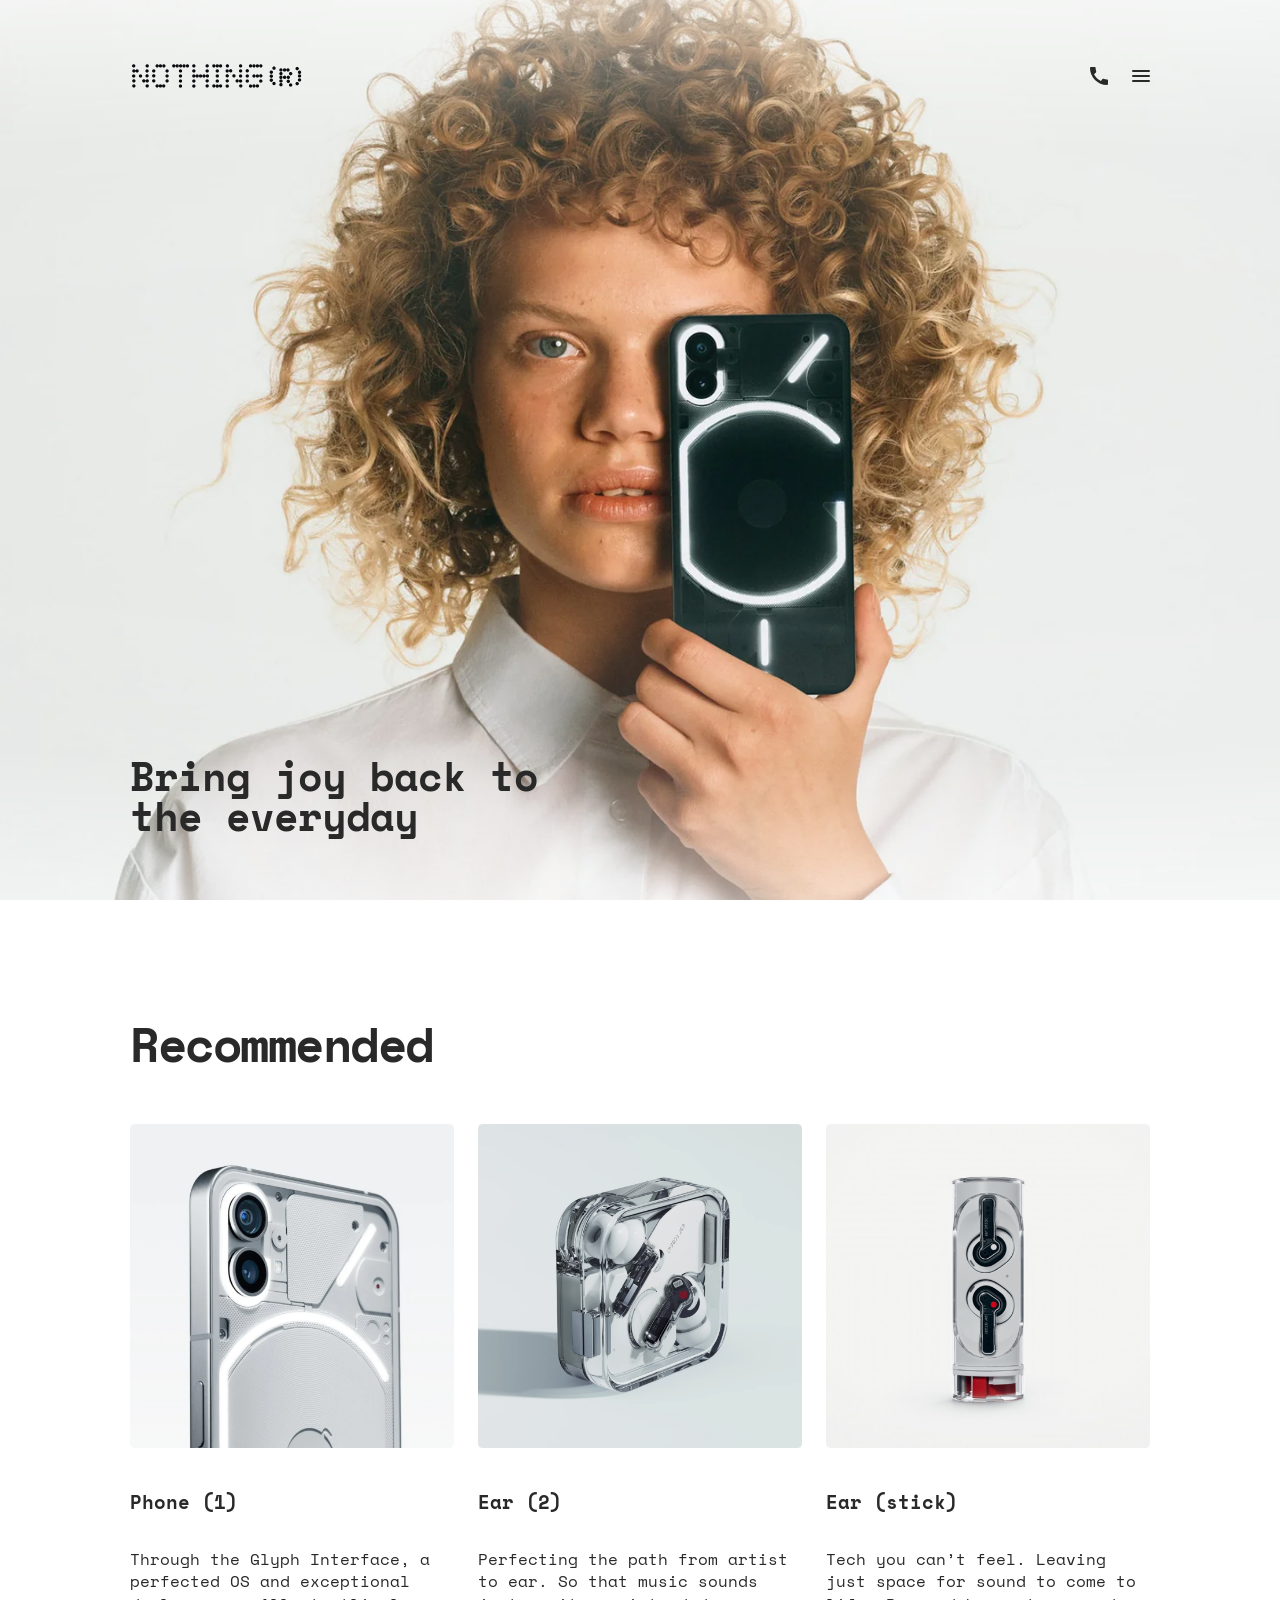
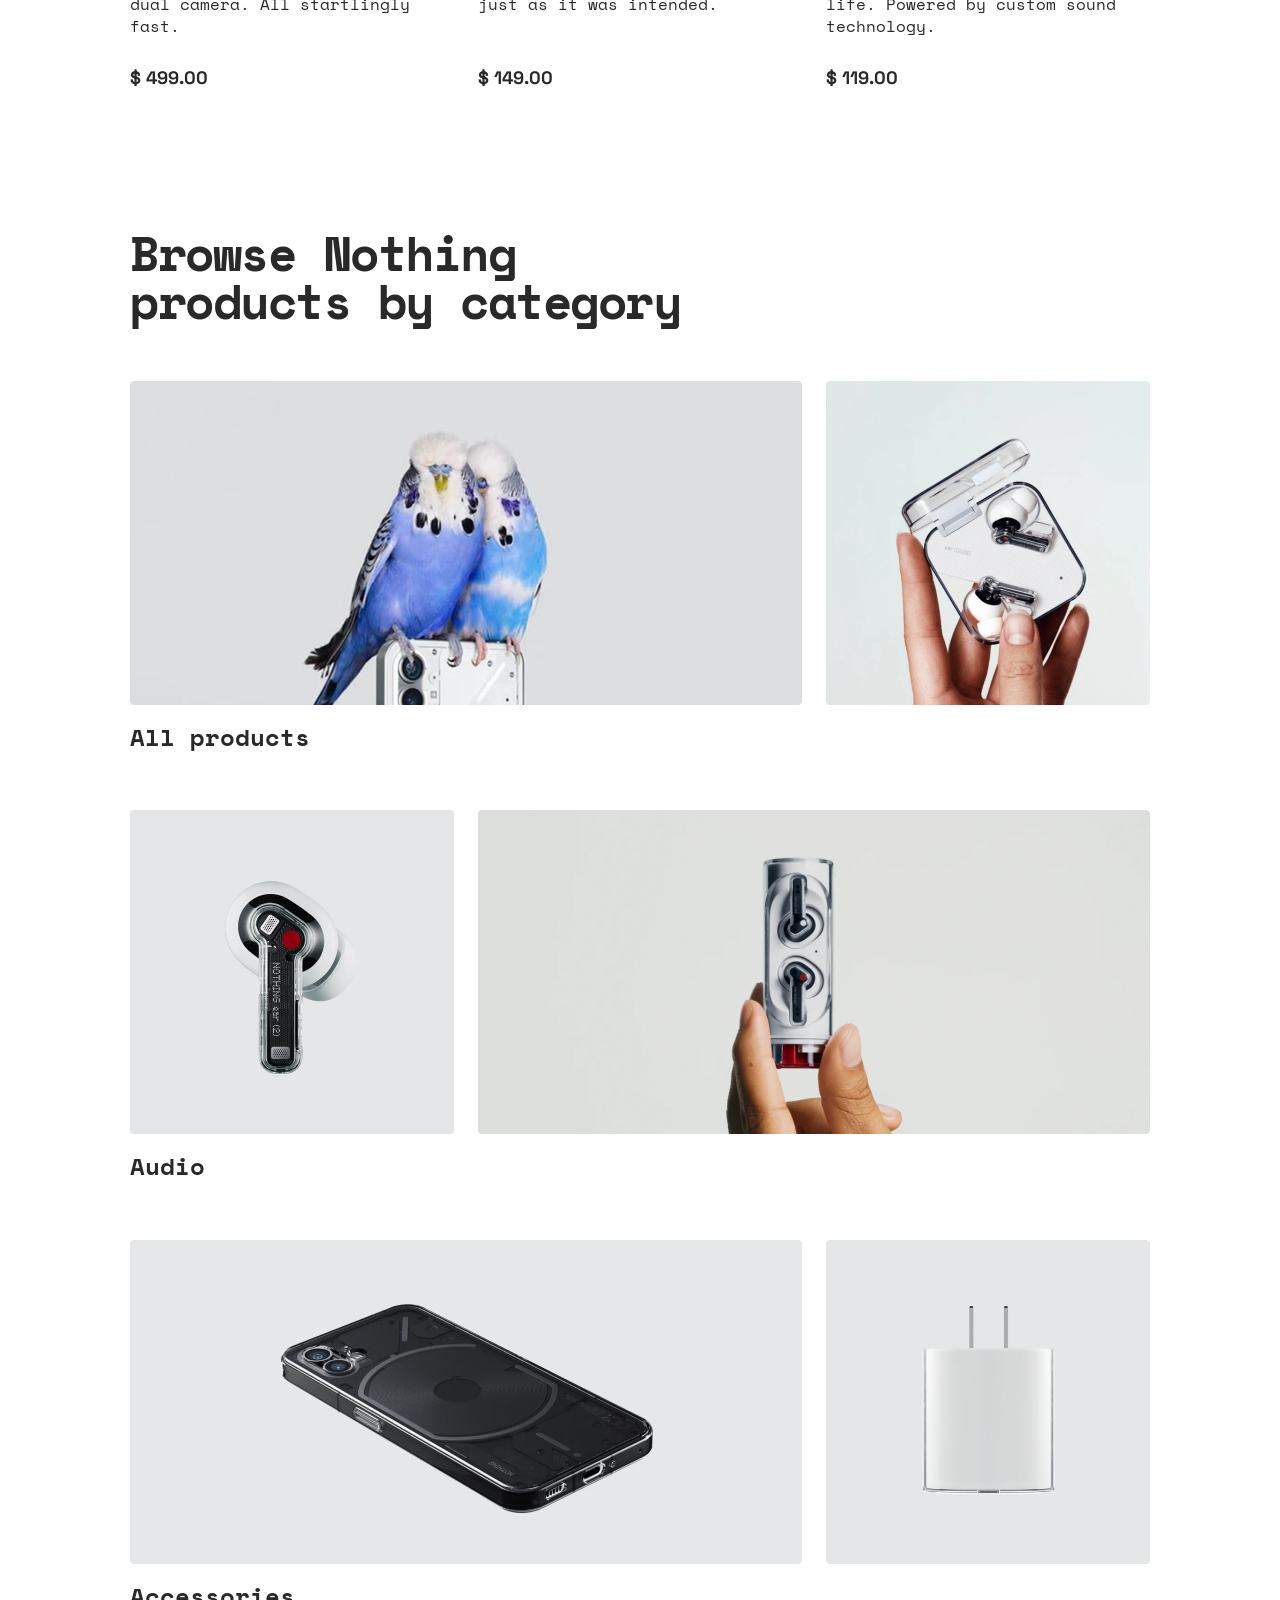
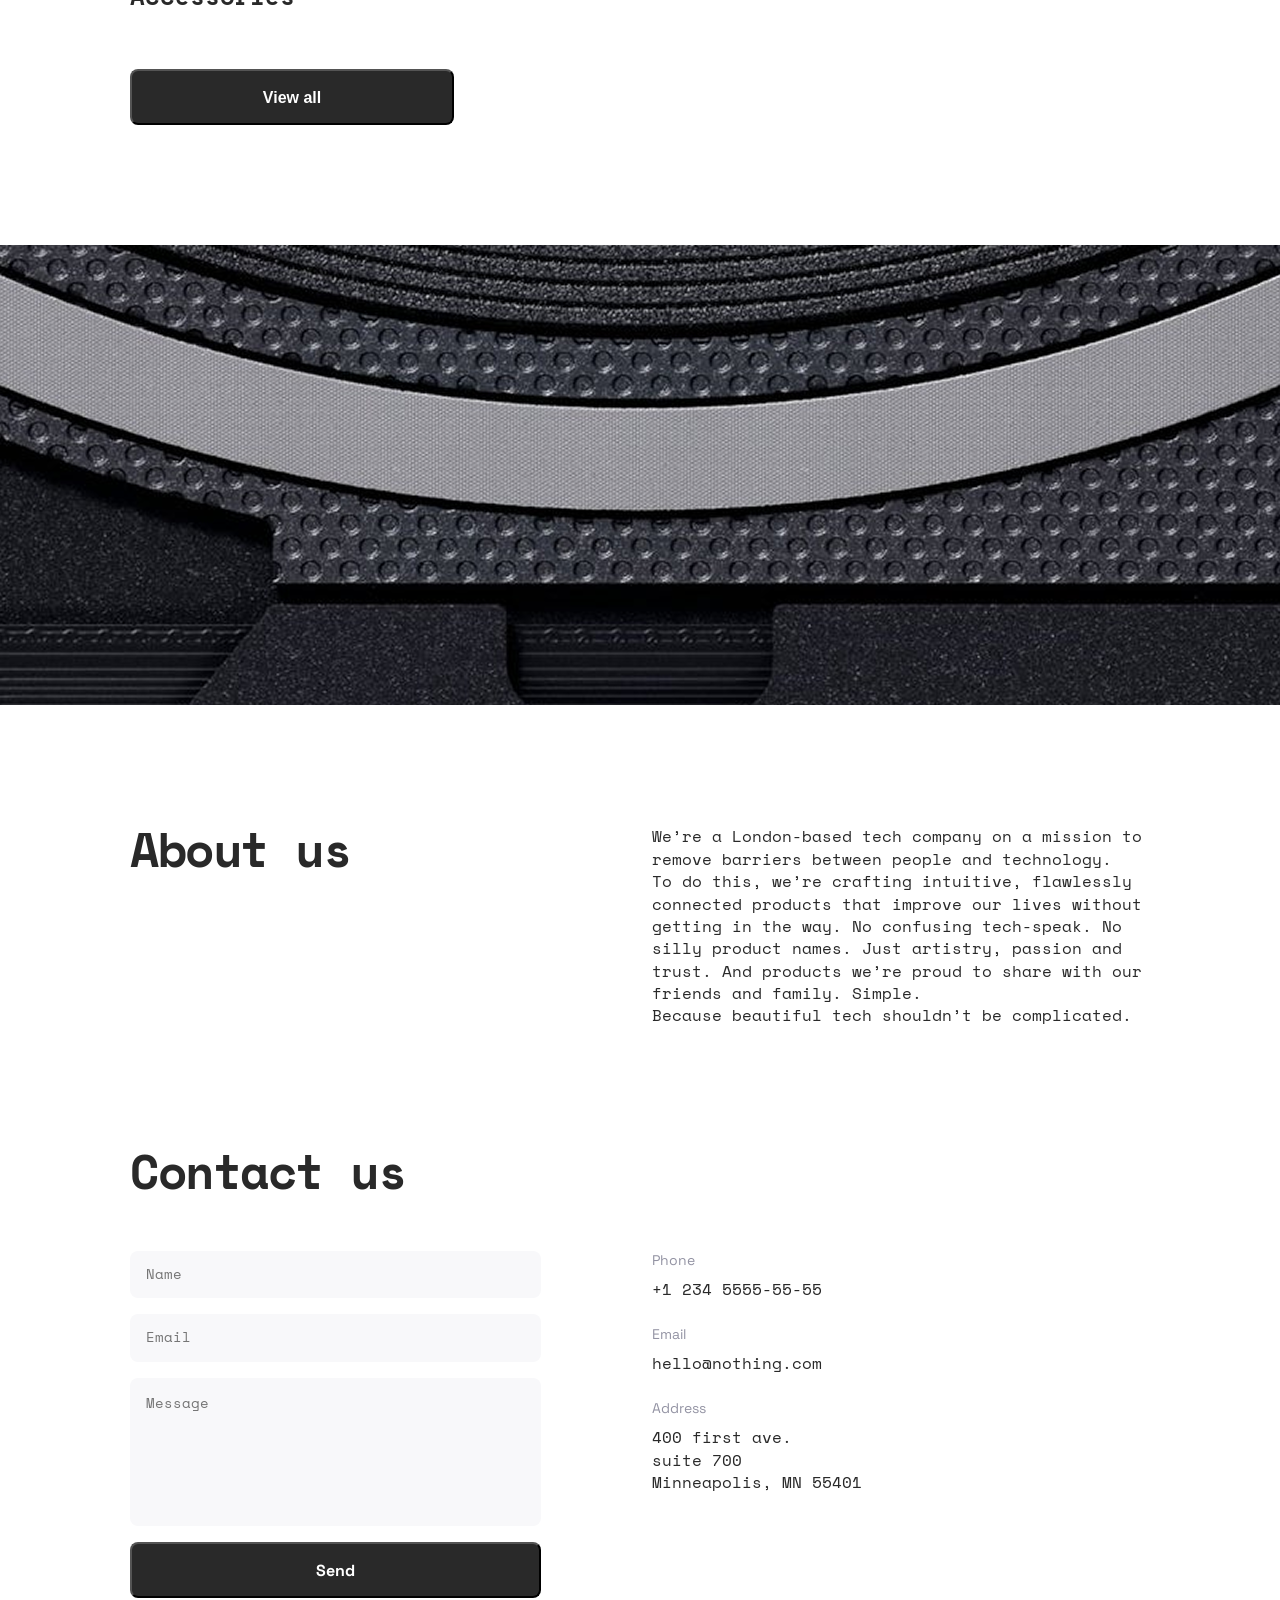
<file: index.html>
<!doctype html><html lang="en" class="page"><head><meta charset="utf-8"><meta name="viewport" content="width=device-width, initial-scale=1.0"><title>Nothing(R)</title><link rel="preconnect" href="https://fonts.googleapis.com"><link rel="preconnect" href="https://fonts.gstatic.com"><link href="https://fonts.googleapis.com/css2?family=Space+Mono:wght@400;700&display=swap" rel="stylesheet"><link href="https://fonts.googleapis.com/css2?family=Space+Grotesk:wght@700&display=swap" rel="stylesheet"><link rel="icon" href="logo-for-landing.a9670d94.png" type="image/png"><link rel="stylesheet" href="index.4713ac41.css"><script src="index.cabb280d.js" defer></script></head><body class="page__body"> <header class="header"> <div class="container"> <div class="header__content"> <div class="top-bar"> <a href="#" class="top-bar__logo-link"> <img src="logo2x.a87013dd.png" alt="Nothing logo" class="top-bar__logo"> </a> <div class="top-bar__icons"> <a href="tel:+123455555555" class="icon icon--phone" title="+1 234 5555-55-55"></a> <a href="#menu" class="icon icon--menu"></a> </div> </div> <div class="header__bottom"> <h1 class="header__title">Bring joy back to the everyday</h1> </div> </div> </div> </header> <aside class="menu page__menu" id="menu"> <div class="container"> <div class="menu__top top-bar"> <a href="#" class="top-bar__logo-link"> <img src="logo2x.a87013dd.png" alt="Nothing logo" class="top-bar__logo"> </a> <a href="#" class="icon icon--close"></a> </div> <div class="menu__bottom"> <nav class="menu__nav nav"> <ul class="nav__list"> <li class="nav__item"> <a class="nav__link" href="#products"> Products </a> </li> <li class="nav__item"> <a class="nav__link" href="#store"> Store </a> </li> <li class="nav__item"> <a class="nav__link" href="#login"> Login </a> </li> <li class="nav__item"> <a class="nav__link" href="#cart"> Cart(0) </a> </li> </ul> </nav> <a href="tel:+1 234 5555-55-55" class="menu__phone-number"> +1 234 5555-55-55 </a> <a href="tel:+1 234 5555-55-55" class="menu-call-to-order"> Call to order </a> </div> </div> </aside> <main class="main"> <div class="container"> <div class="main__content"> <section class="recommended" id="products"> <h2 class="section-title section-title--align--left"> Recommended </h2> <div class="recommended__products"> <article class="product recommended__product"> <img src="Image.bb98bb43.png" alt="Phone (1)" class="product__photo"> <h3 class="product__title">Phone (1)</h3> <p class="product__category"> Through the Glyph Interface, a perfected OS and exceptional dual camera. All startlingly fast. </p> <p class="product__price">$ 499.00</p> </article> <article class="product recommended__product"> <img src="Image%20(1).2b6ccdb3.png" alt="Ear (2)" class="product__photo"> <h3 class="product__title">Ear (2)</h3> <p class="product__category"> Perfecting the path from artist to ear. So that music sounds just as it was intended. </p> <p class="product__price">$ 149.00</p> </article> <article class="product recommended__product"> <img src="Image%20(2).4fc9da48.png" alt="Ear (stick)" class="product__photo"> <h3 class="product__title">Ear (stick)</h3> <p class="product__category"> Tech you can’t feel. Leaving just space for sound to come to life. Powered by custom sound technology. </p> <p class="product__price">$ 119.00</p> </article> </div> </section> <section class="categories" id="store"> <h2 class="section-title section-title--align--left"> Browse Nothing <br> products by category </h2> <div class="categories__wrapper"> <article class="category"> <div class="category__photos"> <a href="#" class="category__link category__link--wide"> <img class="category__photo" src="1.65843274.png" alt="All products"> </a> <a href="#" class="category__link category__link--square"> <img class="category__photo" src="2.eafafb66.png" alt="All products"> </a> </div> <h3 class="category__title">All products</h3> </article> <article class="category"> <div class="category__photos"> <a href="#" class="category__link category__link--square"> <img class="category__photo" src="3.100e7b4c.png" alt="All products"> </a> <a href="#" class="category__link category__link--wide"> <img class="category__photo" src="4.dd872b78.png" alt="All products"> </a> </div> <h3 class="category__title">Audio</h3> </article> <article class="category"> <div class="category__photos"> <a href="#" class="category__link category__link--wide"> <img class="category__photo" src="5.5cb29460.png" alt="Audio"> </a> <a href="#" class="category__link category__link--square"> <img class="category__photo" src="6.2640a7d3.png" alt="Accessories"> </a> </div> <h3 class="category__title">Accessories</h3> </article> </div> <div class="category__button"> <button type="button" class="category__button-active"> View all </button> </div> </section> </div> </div> <div class="background-title__image"></div> <div class="container"> <div class="main__content"> <section class="details" id="login"> <h2 class="details__title section-title section-title--align--left"> About us </h2> <div class="details__content"> <p class="details__description"> We’re a London-based tech company on a mission to remove barriers between people and technology. <br> To do this, we’re crafting intuitive, flawlessly connected products that improve our lives without getting in the way. No confusing tech-speak. No silly product names. Just artistry, passion and trust. And products we’re proud to share with our friends and family. Simple. <br> Because beautiful tech shouldn’t be complicated. </p> </div> </section> <section class="contacts" id="cart"> <h2 class="section-title section-title--align--left">Contact us</h2> <div class="contacts__wrapper"> <form action="#" class="contacts__form" onsubmit="this.reset();
                return false;"> <input class="contacts__input" type="text" id="name" placeholder="Name" required> <input class="contacts__input" type="email" id="email" placeholder="Email" required> <textarea class="contacts__textarea" id="message" placeholder="Message" required></textarea> <button type="submit" class="contacts__button primary-button"> Send </button> </form> <div class="contacts__info"> <div class="contacts__info-item"> <h4 class="contacts__info-title">Phone</h4> <a class="contacts__info-text" href="tel:+123455555555"> +1 234 5555-55-55 </a> </div> <div class="contacts__info-item"> <h4 class="contacts__info-title">Email</h4> <a class="contacts__info-text" href="mailto:hello@nothing.com"> hello@nothing.com </a> </div> <div class="contacts__info-item"> <h4 class="contacts__info-title">Address</h4> <a class="contacts__info-text" href="https://www.google.com/maps/search/?api=1&query=400+first+ave.+suite+700+Minneapolis+MN+55401" target="_blank"> 400 first ave. <br> suite 700 <br> Minneapolis, MN 55401 </a> </div> </div> </div> </section> </div> </div> </main> <footer class="footer"></footer> </body></html>
</file>
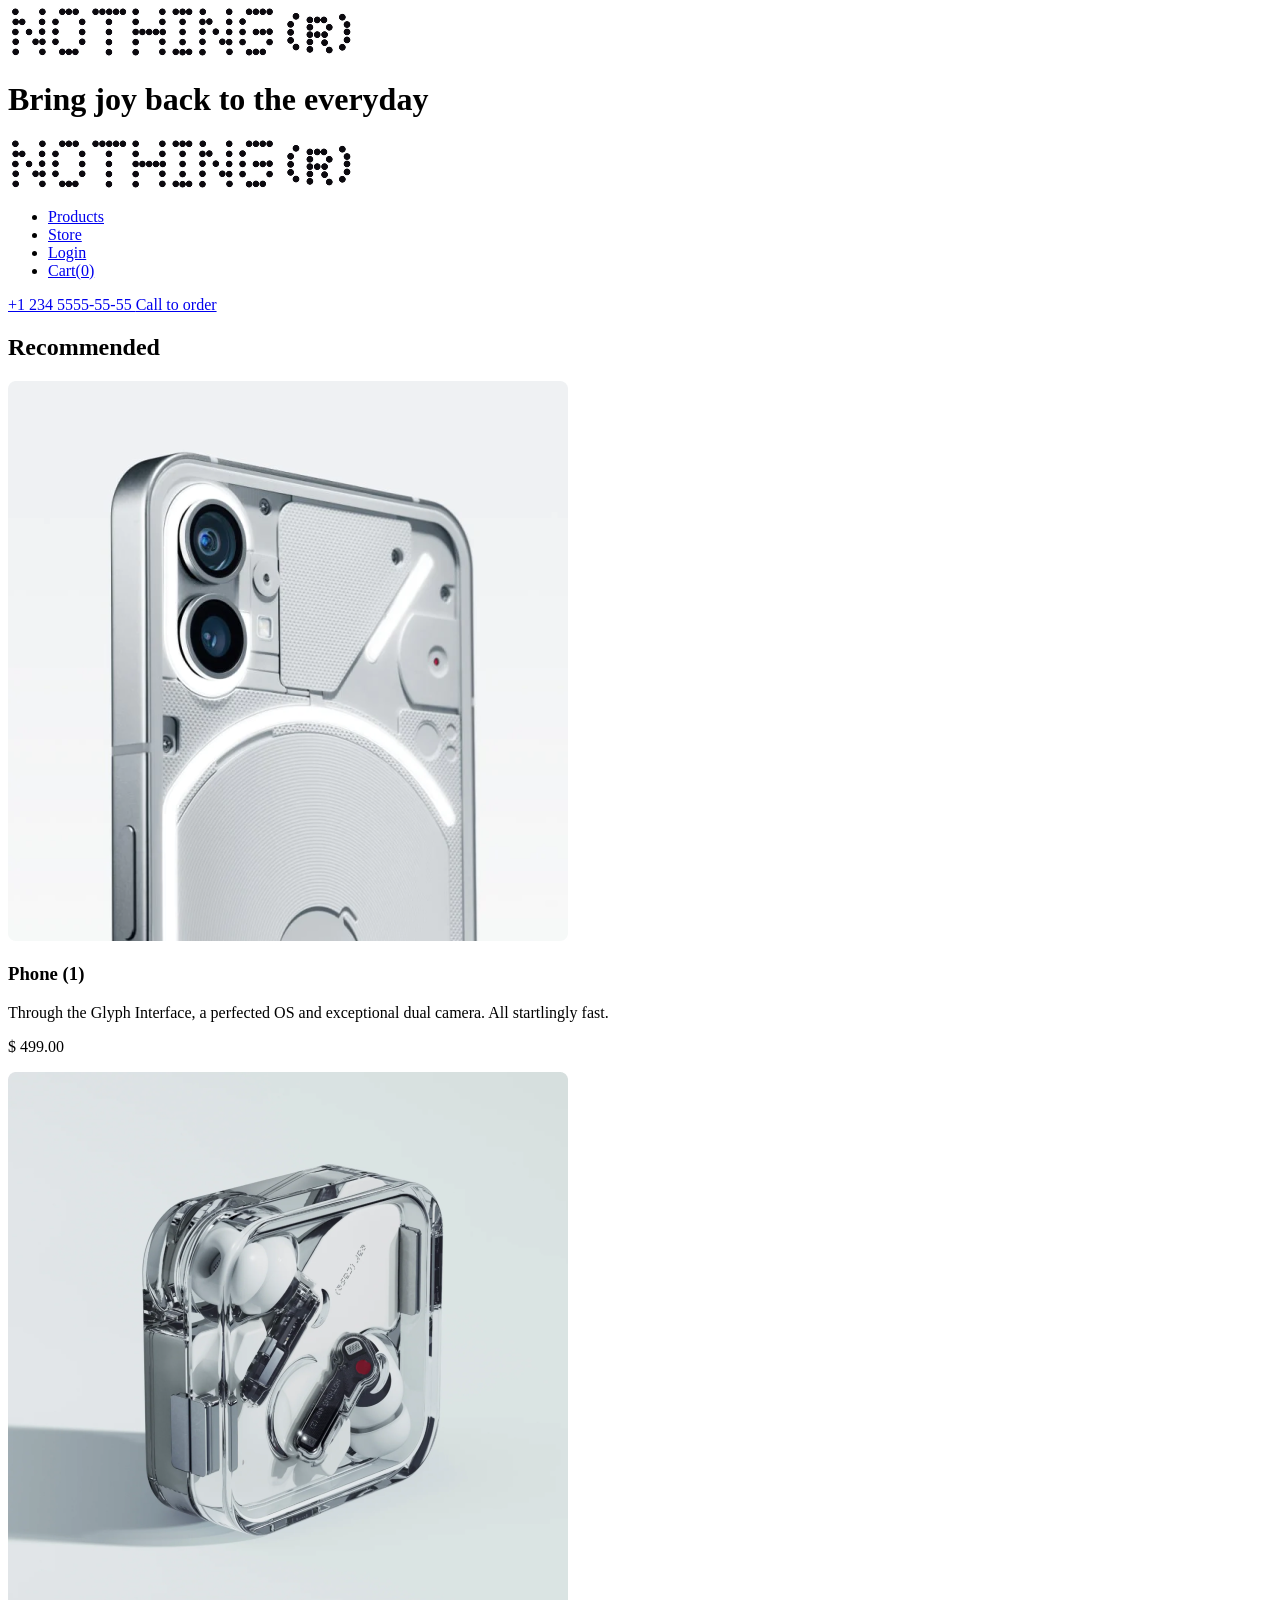
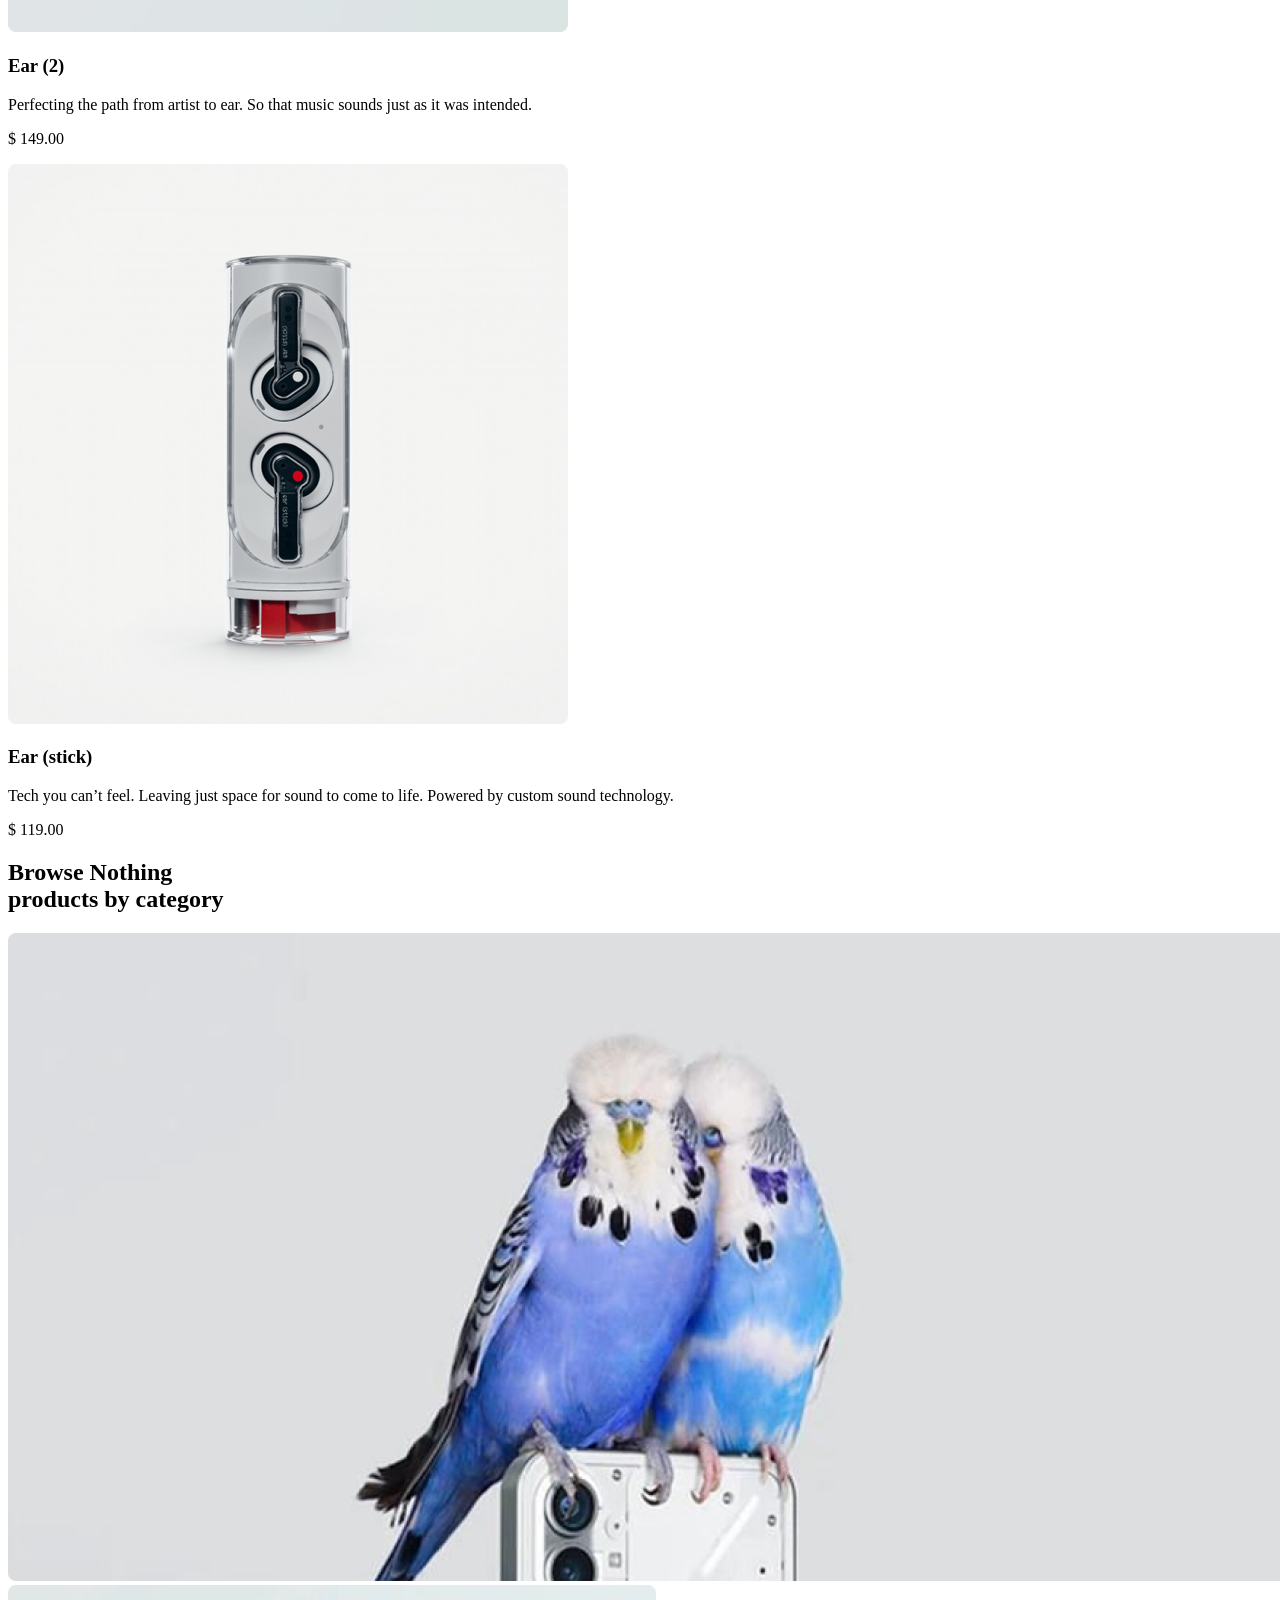
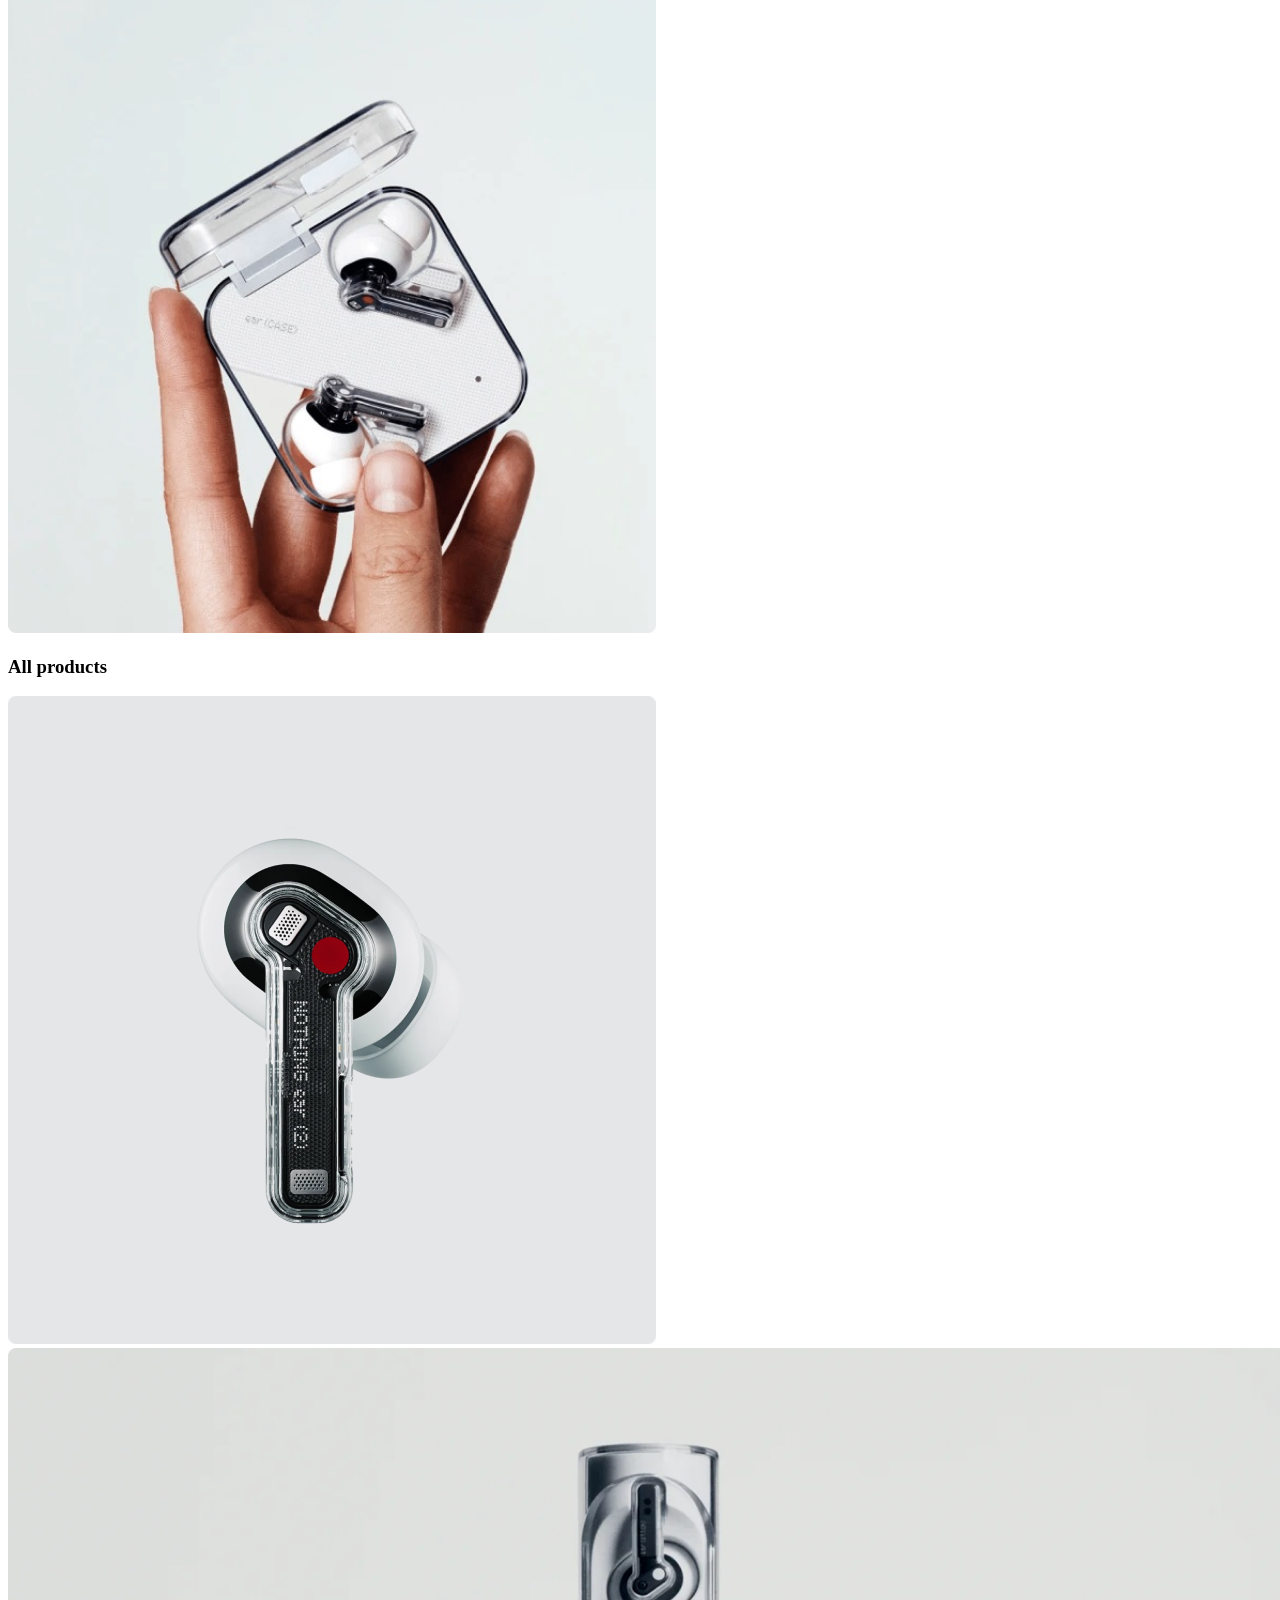
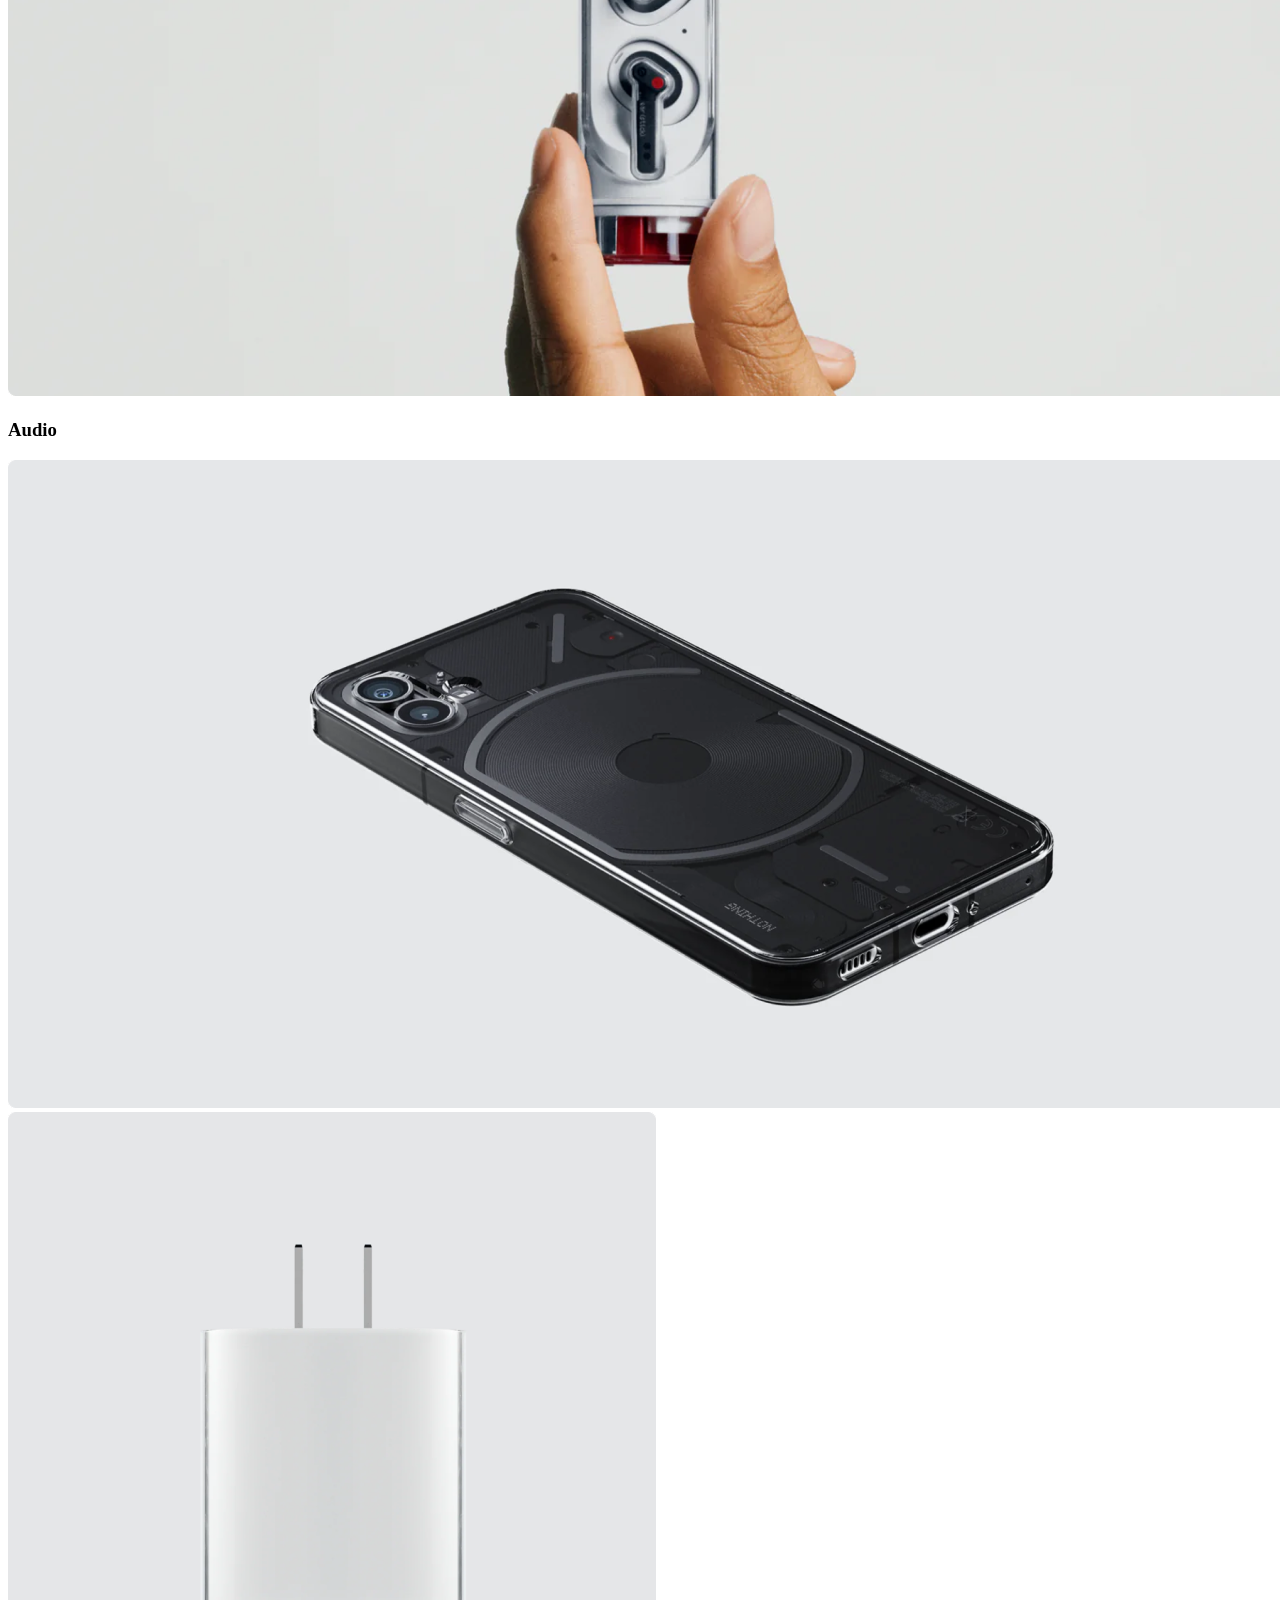
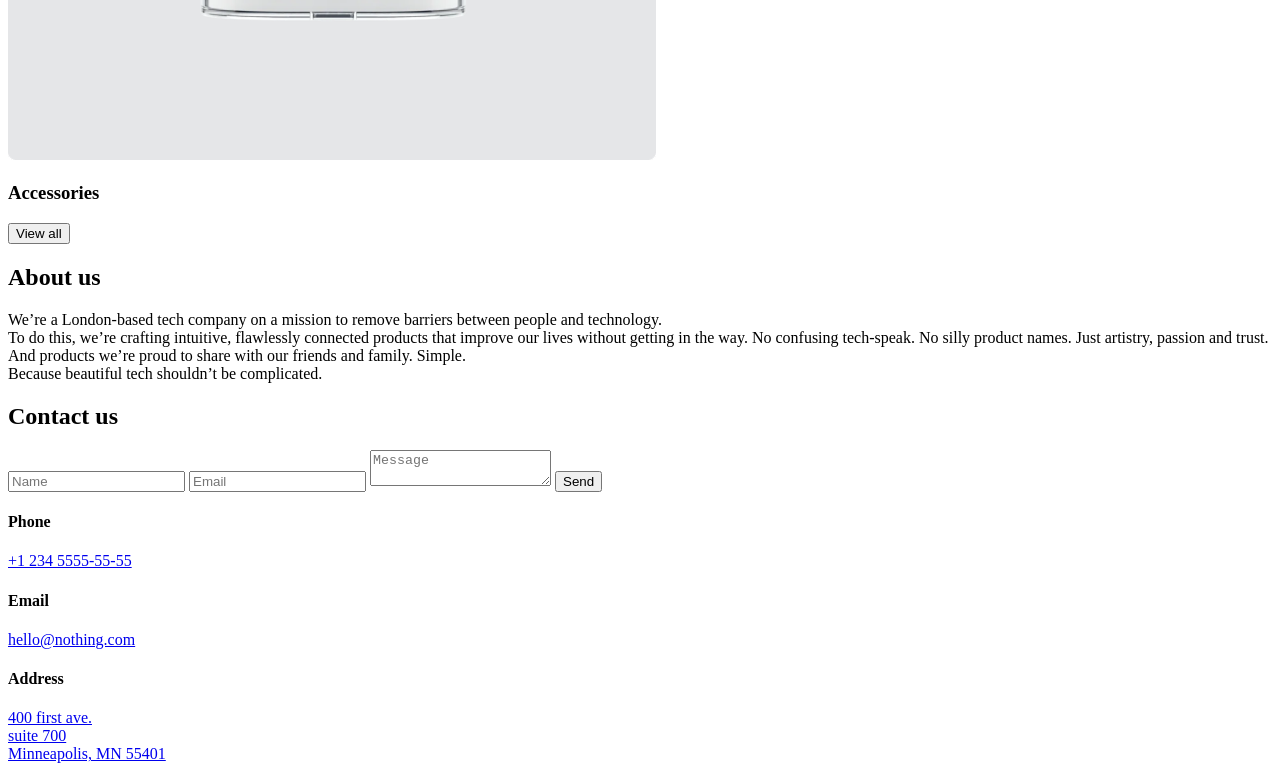
<file: src/index.html>
<!doctype html>
<html lang="en" class="page">
  <head>
    <meta charset="UTF-8" />
    <meta name="viewport" content="width=device-width, initial-scale=1.0" />
    <title>Nothing(R)</title>
    <link rel="preconnect" href="https://fonts.googleapis.com" />
    <link rel="preconnect" href="https://fonts.gstatic.com" />
    <link
      href="https://fonts.googleapis.com/css2?family=Space+Mono:wght@400;700&display=swap"
      rel="stylesheet"
    />
    <link
      href="https://fonts.googleapis.com/css2?family=Space+Grotesk:wght@700&display=swap"
      rel="stylesheet"
    />
    <link
      rel="icon"
      href="./images/icons/logo-for-landing.png"
      type="image/png"
    />
    <link rel="stylesheet" href="./styles/import.scss" />
    <script src="./scripts/main.js" defer></script>
  </head>
  <body class="page__body">
    <header class="header">
      <div class="container">
        <div class="header__content">
          <div class="top-bar">
            <a href="#" class="top-bar__logo-link">
              <img
                src="images/icons/logo2x.png"
                alt="Nothing logo"
                class="top-bar__logo"
              />
            </a>
            <div class="top-bar__icons">
              <a
                href="tel:+123455555555"
                class="icon icon--phone"
                title="+1 234 5555-55-55"
              ></a>
              <a href="#menu" class="icon icon--menu"></a>
            </div>
          </div>
          <div class="header__bottom">
            <h1 class="header__title">Bring joy back to the everyday</h1>
          </div>
        </div>
      </div>
    </header>

    <aside class="page__menu menu" id="menu">
      <div class="container">
        <div class="top-bar menu__top">
          <a href="#" class="top-bar__logo-link">
            <img
              src="./images/icons/logo2x.png"
              alt="Nothing logo"
              class="top-bar__logo"
            />
          </a>
          <a href="#" class="icon icon--close"></a>
        </div>
        <div class="menu__bottom">
          <nav class="nav menu__nav">
            <ul class="nav__list">
              <li class="nav__item">
                <a class="nav__link" href="#products"> Products </a>
              </li>
              <li class="nav__item">
                <a class="nav__link" href="#store"> Store </a>
              </li>
              <li class="nav__item">
                <a class="nav__link" href="#login"> Login </a>
              </li>
              <li class="nav__item">
                <a class="nav__link" href="#cart"> Cart(0) </a>
              </li>
            </ul>
          </nav>
          <a href="tel:+1 234 5555-55-55" class="menu__phone-number">
            +1 234 5555-55-55
          </a>
          <a href="tel:+1 234 5555-55-55" class="menu-call-to-order">
            Call to order
          </a>
        </div>
      </div>
    </aside>

    <main class="main">
      <div class="container">
        <div class="main__content">
          <section class="recommended" id="products">
            <h2 class="section-title section-title--align--left">
              Recommended
            </h2>
            <div class="recommended__products">
              <article class="product recommended__product">
                <img
                  src="./images/Image.png"
                  alt="Phone (1)"
                  class="product__photo"
                />
                <h3 class="product__title">Phone (1)</h3>
                <p class="product__category">
                  Through the Glyph Interface, a perfected OS and exceptional
                  dual camera. All startlingly fast.
                </p>
                <p class="product__price">$ 499.00</p>
              </article>
              <article class="product recommended__product">
                <img
                  src="./images/Image (1).png"
                  alt="Ear (2)"
                  class="product__photo"
                />
                <h3 class="product__title">Ear (2)</h3>
                <p class="product__category">
                  Perfecting the path from artist to ear. So that music sounds
                  just as it was intended.
                </p>
                <p class="product__price">$ 149.00</p>
              </article>
              <article class="product recommended__product">
                <img
                  src="./images/Image (2).png"
                  alt="Ear (stick)"
                  class="product__photo"
                />
                <h3 class="product__title">Ear (stick)</h3>
                <p class="product__category">
                  Tech you can’t feel. Leaving just space for sound to come to
                  life. Powered by custom sound technology.
                </p>
                <p class="product__price">$ 119.00</p>
              </article>
            </div>
          </section>
          <section class="categories" id="store">
            <h2 class="section-title section-title--align--left">
              Browse Nothing
              <br />
              products by category
            </h2>

            <div class="categories__wrapper">
              <article class="category">
                <div class="category__photos">
                  <a href="#" class="category__link category__link--wide">
                    <img
                      class="category__photo"
                      src="./images/categories/1.png"
                      alt="All products"
                    />
                  </a>

                  <a href="#" class="category__link category__link--square">
                    <img
                      class="category__photo"
                      src="./images/categories/2.png"
                      alt="All products"
                    />
                  </a>
                </div>

                <h3 class="category__title">All products</h3>
              </article>

              <article class="category">
                <div class="category__photos">
                  <a href="#" class="category__link category__link--square">
                    <img
                      class="category__photo"
                      src="./images/categories/3.png"
                      alt="All products"
                    />
                  </a>

                  <a href="#" class="category__link category__link--wide">
                    <img
                      class="category__photo"
                      src="./images/categories/4.png"
                      alt="All products"
                    />
                  </a>
                </div>

                <h3 class="category__title">Audio</h3>
              </article>

              <article class="category">
                <div class="category__photos">
                  <a href="#" class="category__link category__link--wide">
                    <img
                      class="category__photo"
                      src="./images/categories/5.png"
                      alt="Audio"
                    />
                  </a>

                  <a href="#" class="category__link category__link--square">
                    <img
                      class="category__photo"
                      src="./images/categories/6.png"
                      alt="Accessories"
                    />
                  </a>
                </div>

                <h3 class="category__title">Accessories</h3>
              </article>
            </div>
            <div class="category__button">
              <button type="button" class="category__button-active">
                View all
              </button>
            </div>
          </section>
        </div>
      </div>

      <div class="background-title__image"></div>

      <div class="container">
        <div class="main__content">
          <section class="details" id="login">
            <h2 class="details__title section-title section-title--align--left">
              About us
            </h2>
            <div class="details__content">
              <p class="details__description">
                We’re a London-based tech company on a mission to remove
                barriers between people and technology.
                <br />
                To do this, we’re crafting intuitive, flawlessly connected
                products that improve our lives without getting in the way. No
                confusing tech-speak. No silly product names. Just artistry,
                passion and trust. And products we’re proud to share with our
                friends and family. Simple.
                <br />
                Because beautiful tech shouldn’t be complicated.
              </p>
            </div>
          </section>
          <section class="contacts" id="cart">
            <h2 class="section-title section-title--align--left">Contact us</h2>
            <div class="contacts__wrapper">
              <form
                action="#"
                class="contacts__form"
                onsubmit="this.reset();
                return false;"
              >
                <input
                  class="contacts__input"
                  type="text"
                  id="name"
                  placeholder="Name"
                  required
                />
                <input
                  class="contacts__input"
                  type="email"
                  id="email"
                  placeholder="Email"
                  required
                />
                <textarea
                  class="contacts__textarea"
                  id="message"
                  placeholder="Message"
                  required
                ></textarea>
                <button type="submit" class="primary-button contacts__button">
                  Send
                </button>
              </form>

              <div class="contacts__info">
                <div class="contacts__info-item">
                  <h4 class="contacts__info-title">Phone</h4>
                  <a class="contacts__info-text" href="tel:+123455555555">
                    +1 234 5555-55-55
                  </a>
                </div>
                <div class="contacts__info-item">
                  <h4 class="contacts__info-title">Email</h4>
                  <a
                    class="contacts__info-text"
                    href="mailto:hello@nothing.com"
                  >
                    hello@nothing.com
                  </a>
                </div>
                <div class="contacts__info-item">
                  <h4 class="contacts__info-title">Address</h4>
                  <a
                    class="contacts__info-text"
                    href="https://www.google.com/maps/search/?api=1&query=400+first+ave.+suite+700+Minneapolis+MN+55401"
                    target="_blank"
                  >
                    400 first ave.
                    <br />
                    suite 700
                    <br />
                    Minneapolis, MN 55401
                  </a>
                </div>
              </div>
            </div>
          </section>
        </div>
      </div>
    </main>

    <footer class="footer"></footer>
  </body>
</html>
</file>
<file: index.4713ac41.css>
.container{padding-left:20px;padding-right:20px}@media (min-width:576px){.container{padding-left:72px;padding-right:72px}}@media (min-width:1024px){.container{max-width:1020px;margin-left:auto;margin-right:auto;padding-left:120px;padding-right:120px}}.header{background-image:url(header-bg-mobile.83e301b1.png);background-position:50%;background-size:cover}.header__content{-ms-flex-direction:column;flex-direction:column;-ms-flex-pack:justify;justify-content:space-between;height:100vh;display:-ms-flexbox;display:flex}.header__title{max-width:500px;margin:0;font-size:36px;font-weight:700;line-height:100%}@media (min-width:576px){.header__title{font-size:40px}}.header__bottom{padding-bottom:40px}@media (min-width:576px){.header__bottom{padding-bottom:64px}}.page{color:#292929;scroll-behavior:smooth;font-family:Space Mono,sans-serif;font-size:16px;line-height:140%}.page__body{min-width:320px;margin:0}.page__body--with-menu{overflow:hidden}.page__body:has(.page__menu:target){overflow:hidden}.page__menu{z-index:1000;opacity:0;pointer-events:none;transition:all .3s;position:fixed;top:0;bottom:0;left:0;right:0;transform:translate(-100%)}.page__menu:target{opacity:1;pointer-events:all;transform:translate(0)}.product{grid-template-rows:auto auto 1fr auto;font-family:Space Mono,sans-serif;display:grid;overflow:hidden}.product__photo{width:100%;margin-bottom:24px;transition:transform .3s;display:block}.product:hover .product__photo{transform:scale(1.05)}.product__price{margin-top:12px;font-family:Space Grotesk,sans-serif;font-size:18px;font-weight:700;line-height:140%}.main__content{row-gap:96px;padding-top:64px;padding-bottom:64px;display:grid}@media (min-width:576px){.main__content{row-gap:120px;padding-top:120px;padding-bottom:120px}}.top-bar__icons{-ms-flex-align:center;align-items:center;gap:24px;display:-ms-flexbox;display:flex}.icon{background-position:50%;background-repeat:no-repeat;background-size:cover;transition:transform .3s;display:block}.icon:hover{transform:scale(1.2)}@media (min-width:576px){.icon{width:32px;height:32px}}.icon--phone{background-image:url(Vector-phone.f8d8aad7.svg);width:18px;height:18px}.icon--menu{background-image:url(Vector-bm.620474b7.svg);width:18px;height:12px}.icon--menu:hover{background-image:url(Vector-bm-h.ca64cb70.svg)}.icon--close{background-image:url(Vector-close.f41d977b.svg);width:16px;height:16px}.menu{box-sizing:border-box;color:#292929;z-index:100;background-color:#e5e6e8;width:100%;height:100vh;padding:20px;font-weight:700;position:fixed;top:0;left:0;overflow-y:auto}.menu:target{transform:translate(0)}.menu__top{margin-bottom:32px}@media (min-width:576px){.menu__top{margin-bottom:0}}.menu__nav{margin-bottom:48px}.menu__phone-number{color:inherit;letter-spacing:2px;margin-bottom:16px;font-size:16px;font-weight:700;line-height:140%;text-decoration:none;display:block}.menu-call-to-order{color:inherit;letter-spacing:2px;text-transform:uppercase;border-bottom:1px solid #292929;width:fit-content;padding-bottom:4px;font-size:16px;font-weight:700;line-height:140%;text-decoration:none;display:block}.nav__link{color:inherit;letter-spacing:2px;padding-bottom:4px;font-size:22px;line-height:22px;text-decoration:none;position:relative}.nav__link:after{content:"";transform-origin:0;background-color:#292929;width:100%;height:1px;transition:transform .3s;display:block;position:absolute;bottom:-8px;transform:scale(0)}.nav__link:hover:after{transform:scale(1)}.nav__list{-ms-flex-direction:column;flex-direction:column;gap:32px;margin:0;padding:0;list-style:none;display:-ms-flexbox;display:flex}.top-bar{-ms-flex-pack:justify;justify-content:space-between;-ms-flex-align:center;align-items:center;padding-top:24px;padding-bottom:24px;display:-ms-flexbox;display:flex}@media (min-width:576px){.top-bar{padding-top:64px;padding-bottom:64px}}.top-bar__icons{gap:24px;display:-ms-flexbox;display:flex}.top-bar__logo-link{display:-ms-flexbox;display:flex}.top-bar__logo{height:16px;transition:transform .3s}.top-bar__logo:hover{transform:scale(1.2)}@media (min-width:576px){.top-bar__logo{height:24px}}.section-title{text-align:center;letter-spacing:-1.5px;max-width:600px;margin:0 auto 48px;font-size:32px;font-weight:700;line-height:100%}@media (min-width:576px){.section-title{margin-bottom:56px;font-size:40px}}@media (min-width:1024px){.section-title{font-size:48px}}.section-title--align--left{text-align:left;margin-left:0;margin-right:0}.recommended__products{--colums:2;grid-template-columns:repeat(var(--colums),1fr);gap:40px 20px;display:grid}@media (min-width:576px){.recommended__products{--colums:6;column-gap:24px}}@media (min-width:1024px){.recommended__products{--colums:12}}.recommended__product{grid-column:1/-1}@media (min-width:576px){.recommended__product{grid-column:2/-2}}@media (min-width:1024px){.recommended__product{grid-column:span 4}}.details{--colums:2;grid-template-columns:repeat(var(--colums),1fr);column-gap:20px;display:grid}@media (min-width:576px){.details{--colums:6;column-gap:24px}}@media (min-width:1024px){.details{--colums:12}}.details__title{grid-column:1/-1}@media (min-width:576px){.details__title{grid-column:1/4}}@media (min-width:1024px){.details__title{grid-column:span 6}}.details__content{grid-column:1/-1}@media (min-width:576px){.details__content{grid-column:4/7}}@media (min-width:1024px){.details__content{grid-column:span 6}}.details__description{font-family:#292929;margin:0;font-size:16px;font-weight:400;line-height:140%}.categories__wrapper{row-gap:40px;display:grid}@media (min-width:576px){.categories__wrapper{row-gap:56px}}.category__photo{object-fit:cover;width:100%;height:100%;transition:transform .3s;position:absolute}.category__photos{--colums:2;grid-template-columns:repeat(var(--colums),1fr);column-gap:20px;margin-bottom:16px;display:grid}@media (min-width:576px){.category__photos{--colums:6;column-gap:24px}}@media (min-width:1024px){.category__photos{--colums:12}}.category__link{position:relative;overflow:hidden}@media (min-width:576px){.category__link--wide{grid-column:span 4}}@media (min-width:1024px){.category__link--wide{grid-column:span 8}}.category__link--square{height:0;padding-bottom:100%}@media (min-width:576px){.category__link--square{grid-column:span 2}}@media (min-width:1024px){.category__link--square{grid-column:span 4}}.category__link:hover .category__photo{transform:scale(1.05)}.category__title{margin:0;font-size:24px;font-weight:700;line-height:140%}.category__button{-ms-flex-pack:center;justify-content:center;-ms-flex-align:center;align-items:center;margin-top:56px;display:-ms-flexbox;display:flex}@media (min-width:1024px){.category__button{-ms-flex-pack:start;justify-content:flex-start}}.category__button-active{color:#fff;background-color:#292929;border-radius:8px;-ms-flex-pack:center;justify-content:center;-ms-flex-align:center;align-items:center;width:100%;height:56px;font-size:16px;font-weight:700;line-height:27px;text-decoration:none;display:-ms-flexbox;display:flex}.category__button-active:hover{color:#292929;background-color:#f8f8fa;border:2px solid #f0f1f4}.category__button-active:active{color:#fff;background-color:#111}@media (min-width:1024px){.category__button-active{width:324px}}.contacts{width:100%}.contacts__wrapper{--colums:2;grid-template-columns:repeat(var(--colums),1fr);gap:24px;display:grid}@media (min-width:576px){.contacts__wrapper{--colums:6;column-gap:24px}}@media (min-width:1024px){.contacts__wrapper{--colums:12}}.contacts__form{-ms-flex-direction:column;flex-direction:column;grid-column:span 2;row-gap:16px;display:-ms-flexbox;display:flex}@media (min-width:576px){.contacts__form{grid-column:span 3}}@media (min-width:1024px){.contacts__form{grid-column:span 5}}.contacts__input{font-style:regular;color:#7e7e83;background-color:#f8f8fa;border:none;border-radius:8px;padding:14px 16px;font-size:14px;font-weight:400;line-height:140%}.contacts__input:hover{border:1px solid #111}.contacts__input:focus{color:#292929;border:1px solid #292929}.contacts__textarea{box-sizing:border-box;color:#7e7e83;resize:none;background-color:#f8f8fa;border:none;border-radius:8px;height:148px;padding:14px 16px;font-family:Space Mono,sans-serif}.contacts__textarea:hover{border:1px solid #111}.contacts__textarea:focus{color:#292929;border:1px solid #292929}.contacts__input::placeholder{font-family:Space Mono,sans-serif;font-size:14px;font-weight:400}.contacts__input::placeholder{font-family:Space Mono,sans-serif;font-size:14px;font-weight:400}.contacts__textarea::placeholder{font-family:Space Mono,sans-serif;font-size:14px;font-weight:400}.contacts__textarea::placeholder{font-family:Space Mono,sans-serif;font-size:14px;font-weight:400}.contacts__input:focus,.contacts__textarea:focus{cursor:text;outline:none}.contacts__button{color:#fff;background-color:#292929;border-radius:8px;-ms-flex-pack:center;justify-content:center;-ms-flex-align:center;align-items:center;width:100%;height:56px;font-family:Space Grotesk,sans-serif;font-size:16px;font-weight:700;line-height:27px;text-decoration:none;display:-ms-flexbox;display:flex}.contacts__button:hover{color:#292929;background-color:#f8f8fa;border:2px solid #f0f1f4}.contacts__button:active{color:#fff;background-color:#111}.contacts__info{-ms-flex-direction:column;flex-direction:column;grid-column:span 2;gap:24px;display:-ms-flexbox;display:flex}@media (min-width:1024px){.contacts__info{grid-column:7/-3}}.contacts__info-title{font-family:Space Grotesk,sans-serif;font-size:14px;font-weight:400;font-style:Regular;color:#9393a3;margin:0 0 8px;line-height:140%}.contacts__info-text{font-family:Space Mono,sans-serif;font-size:16px;font-style:Regular;color:#292929;letter-spacing:0;margin:0;font-weight:400;line-height:140%;text-decoration:none}.background-title__image{background-image:url(bg1.bb8140ab.png);background-position:50%;background-repeat:no-repeat;width:100%;height:200px}@media (min-width:576px){.background-title__image{height:400px}}@media (min-width:1024px){.background-title__image{height:460px}}
/*# sourceMappingURL=index.4713ac41.css.map */
</file>
